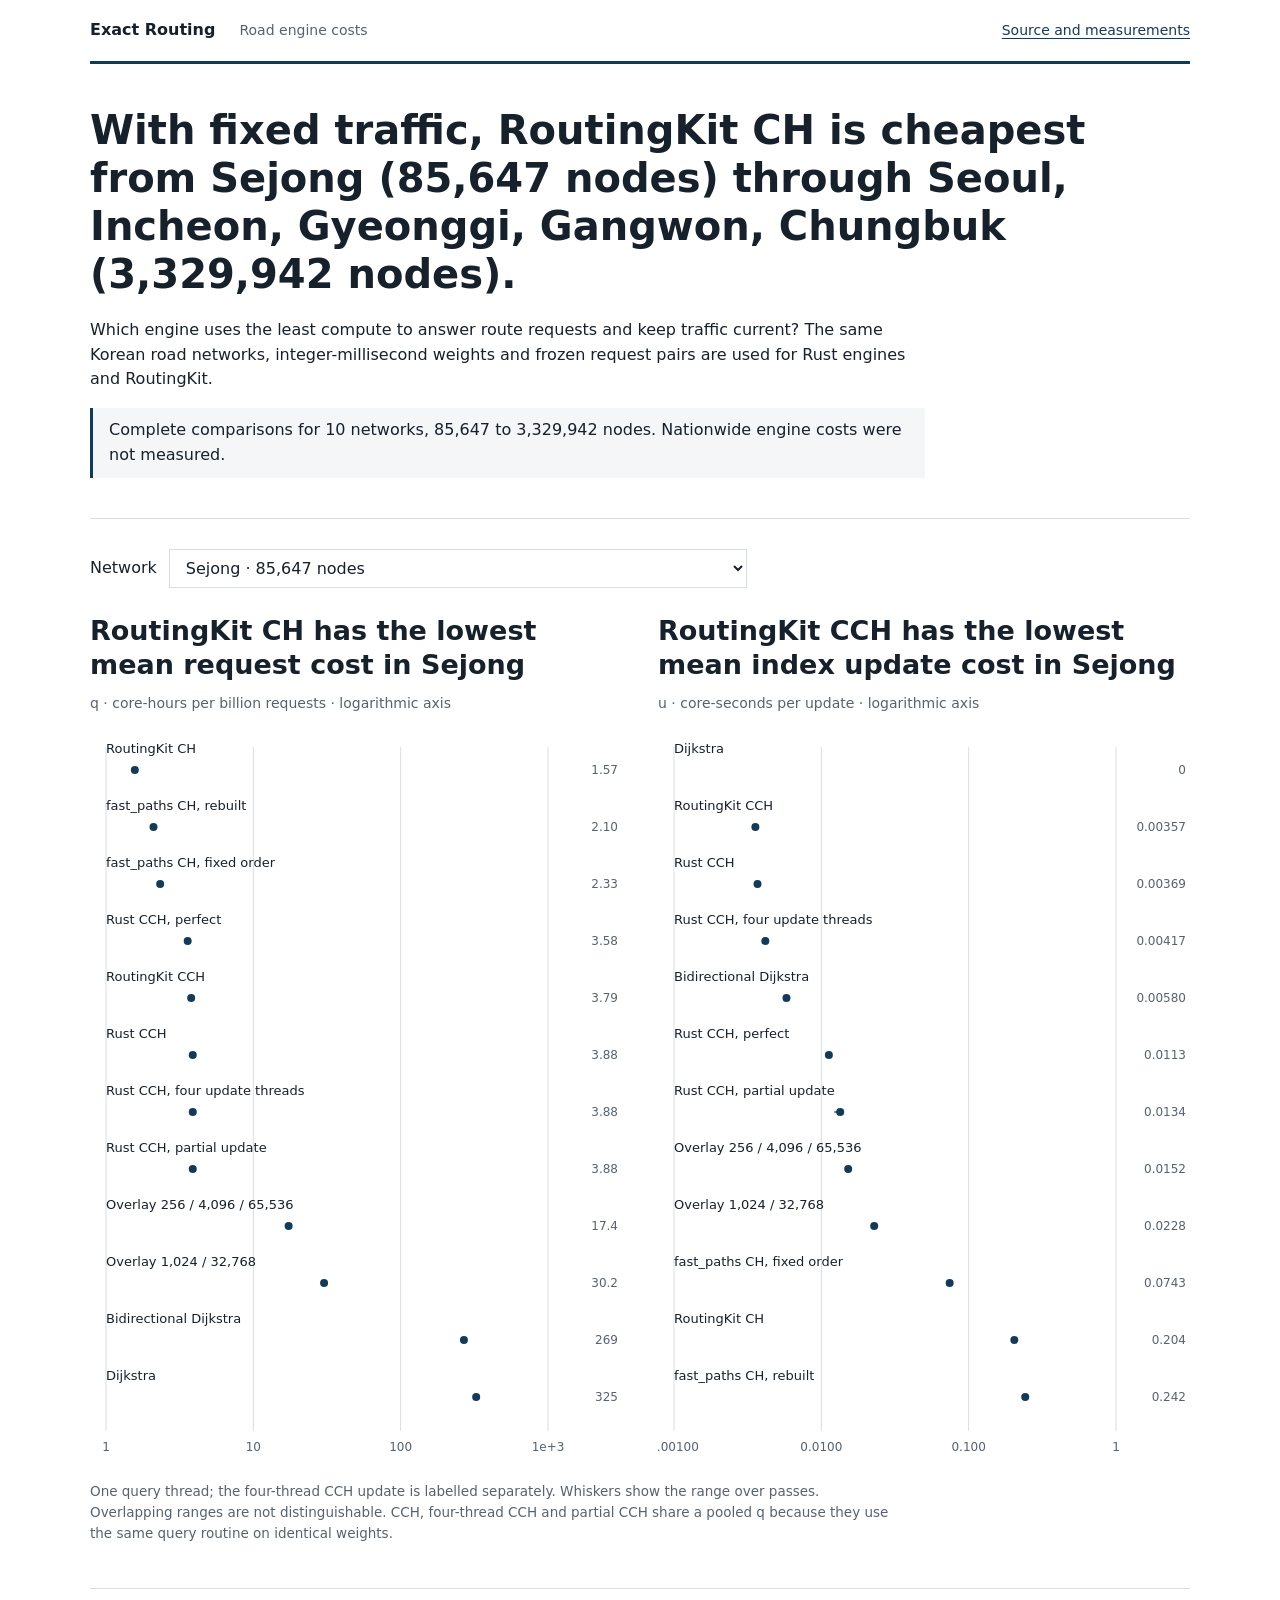
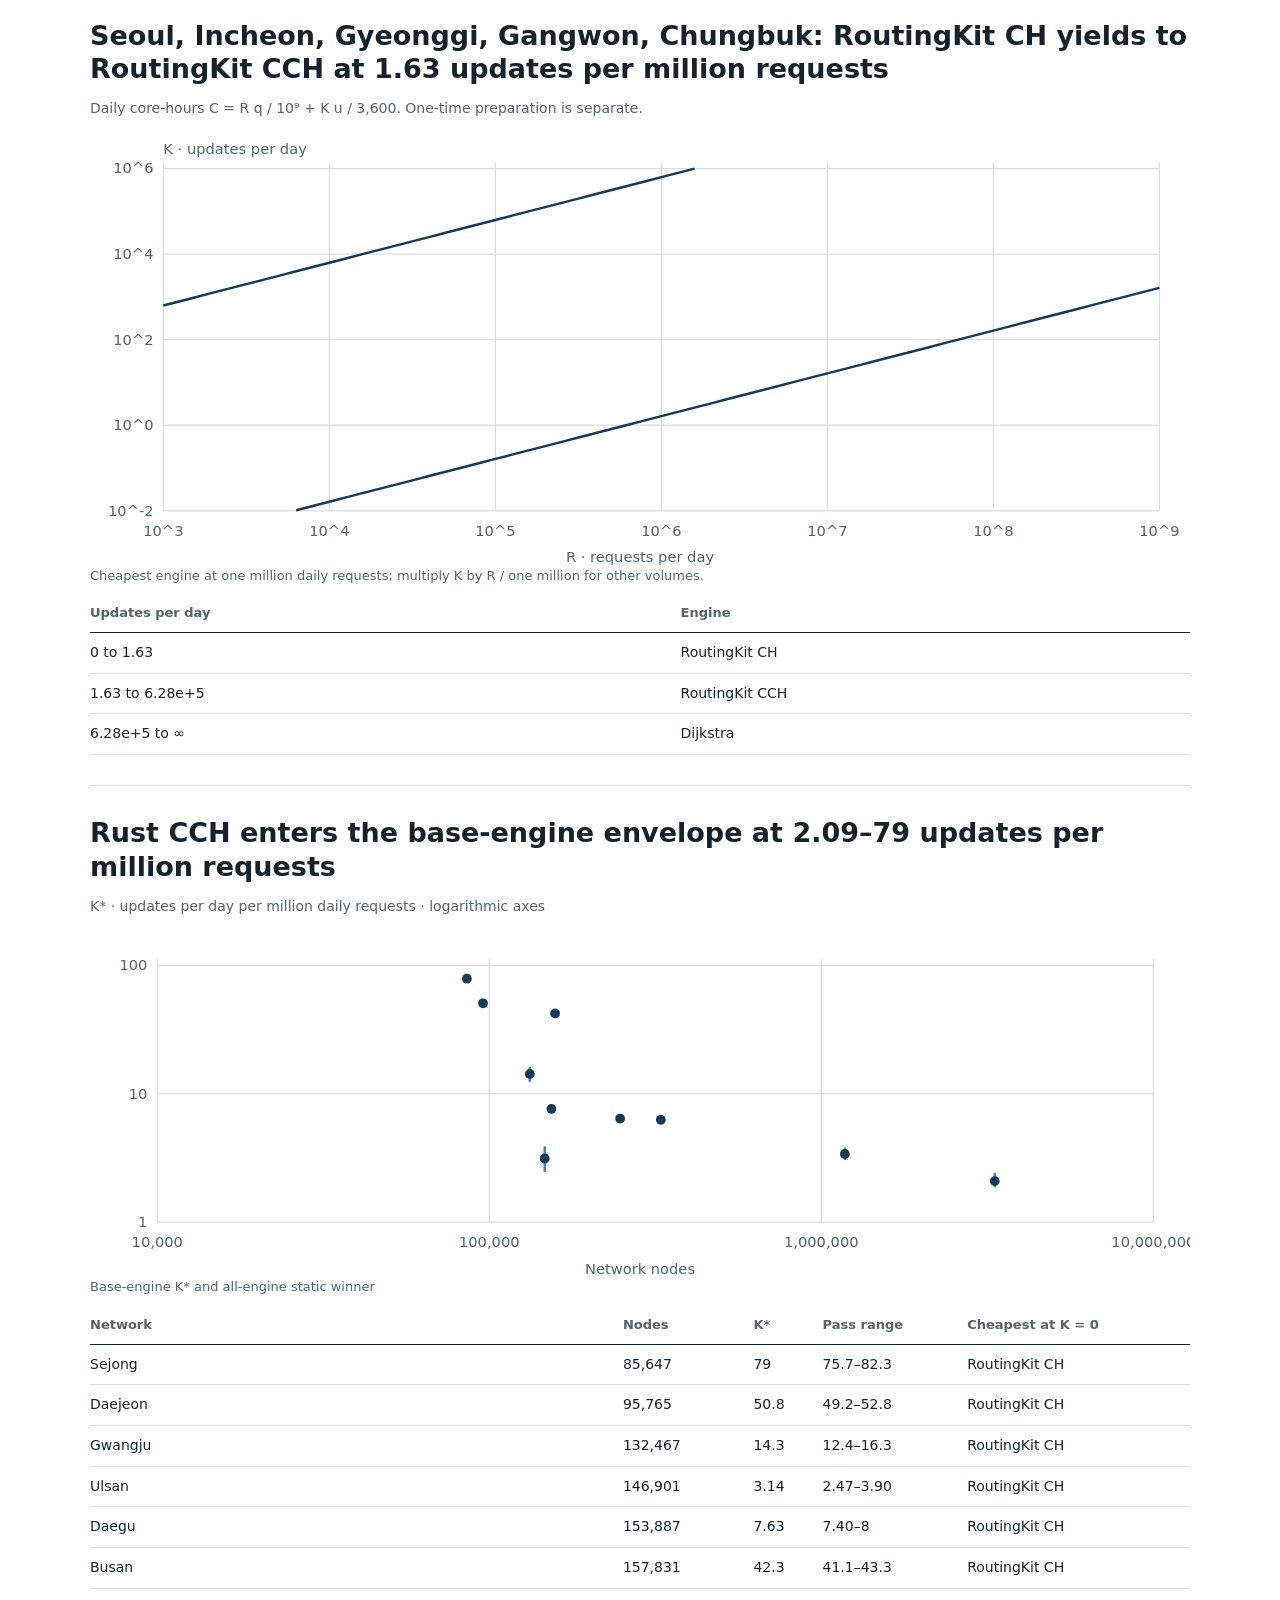
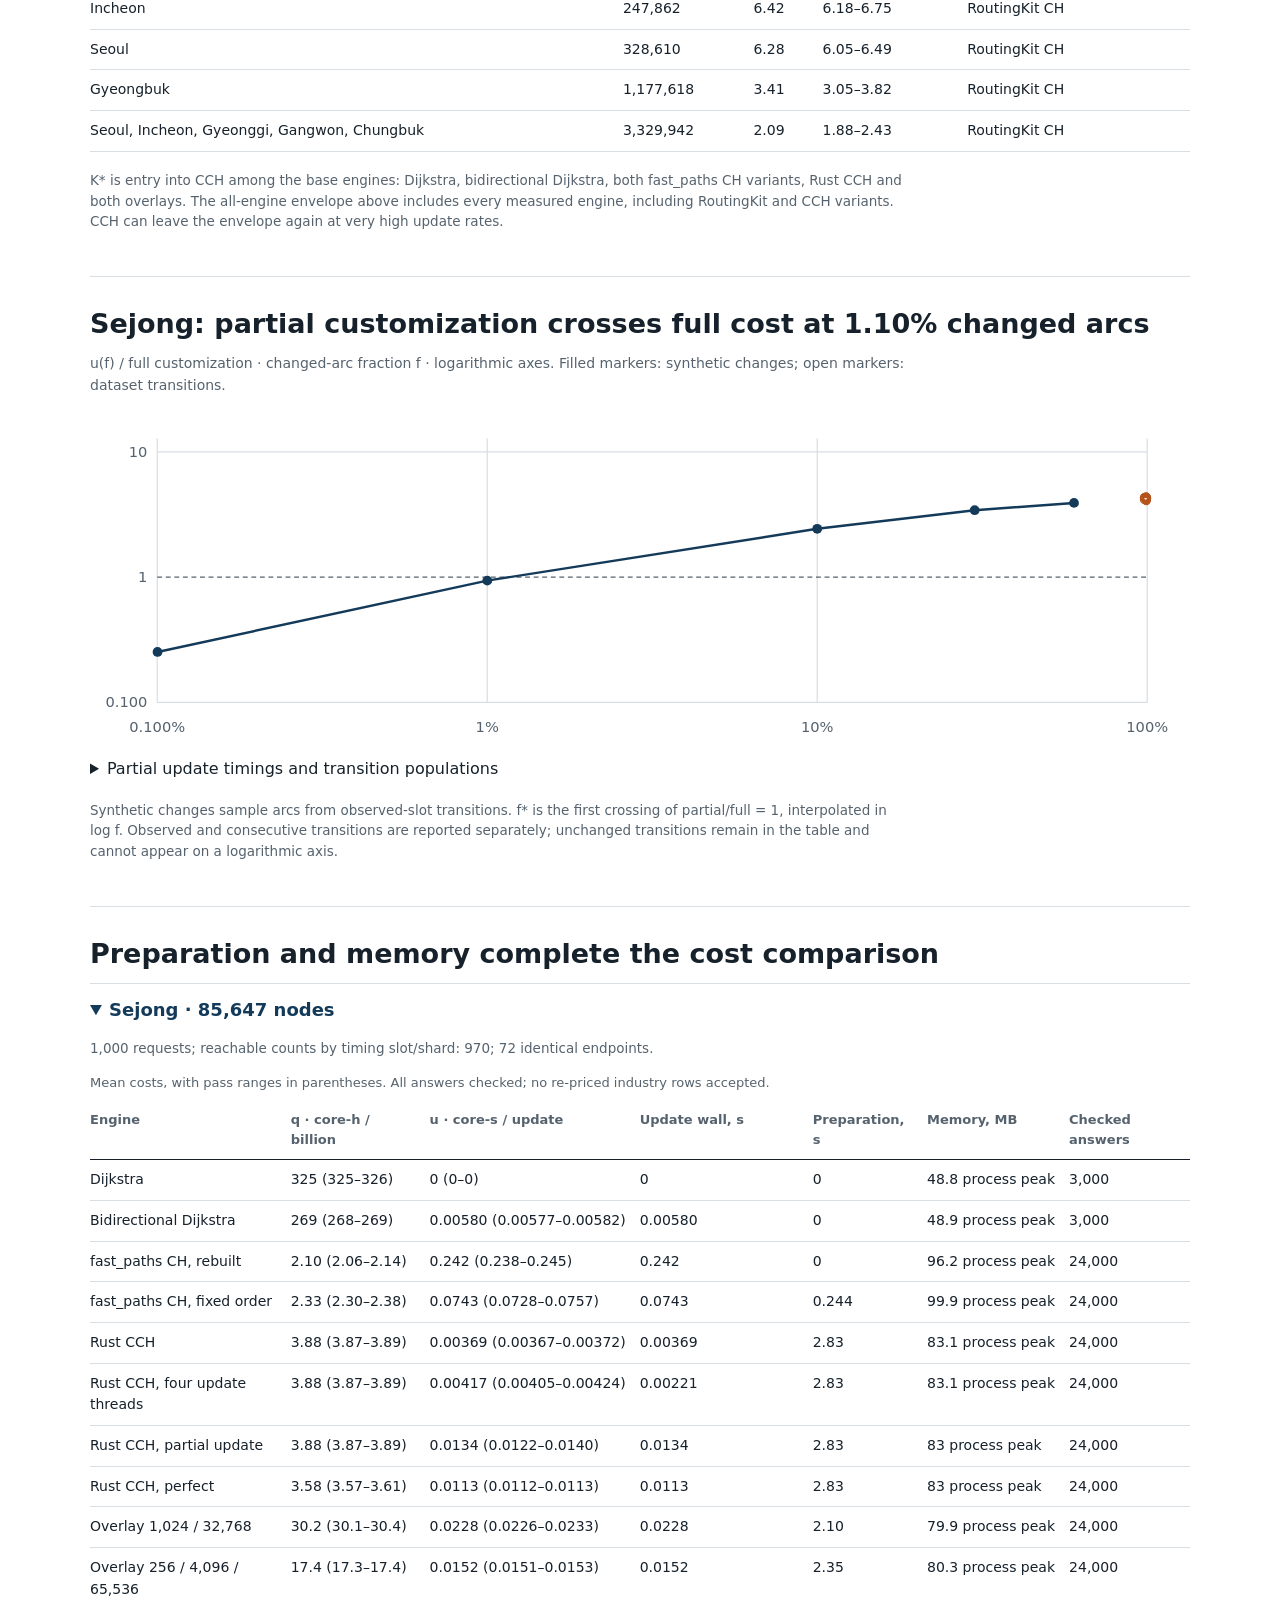
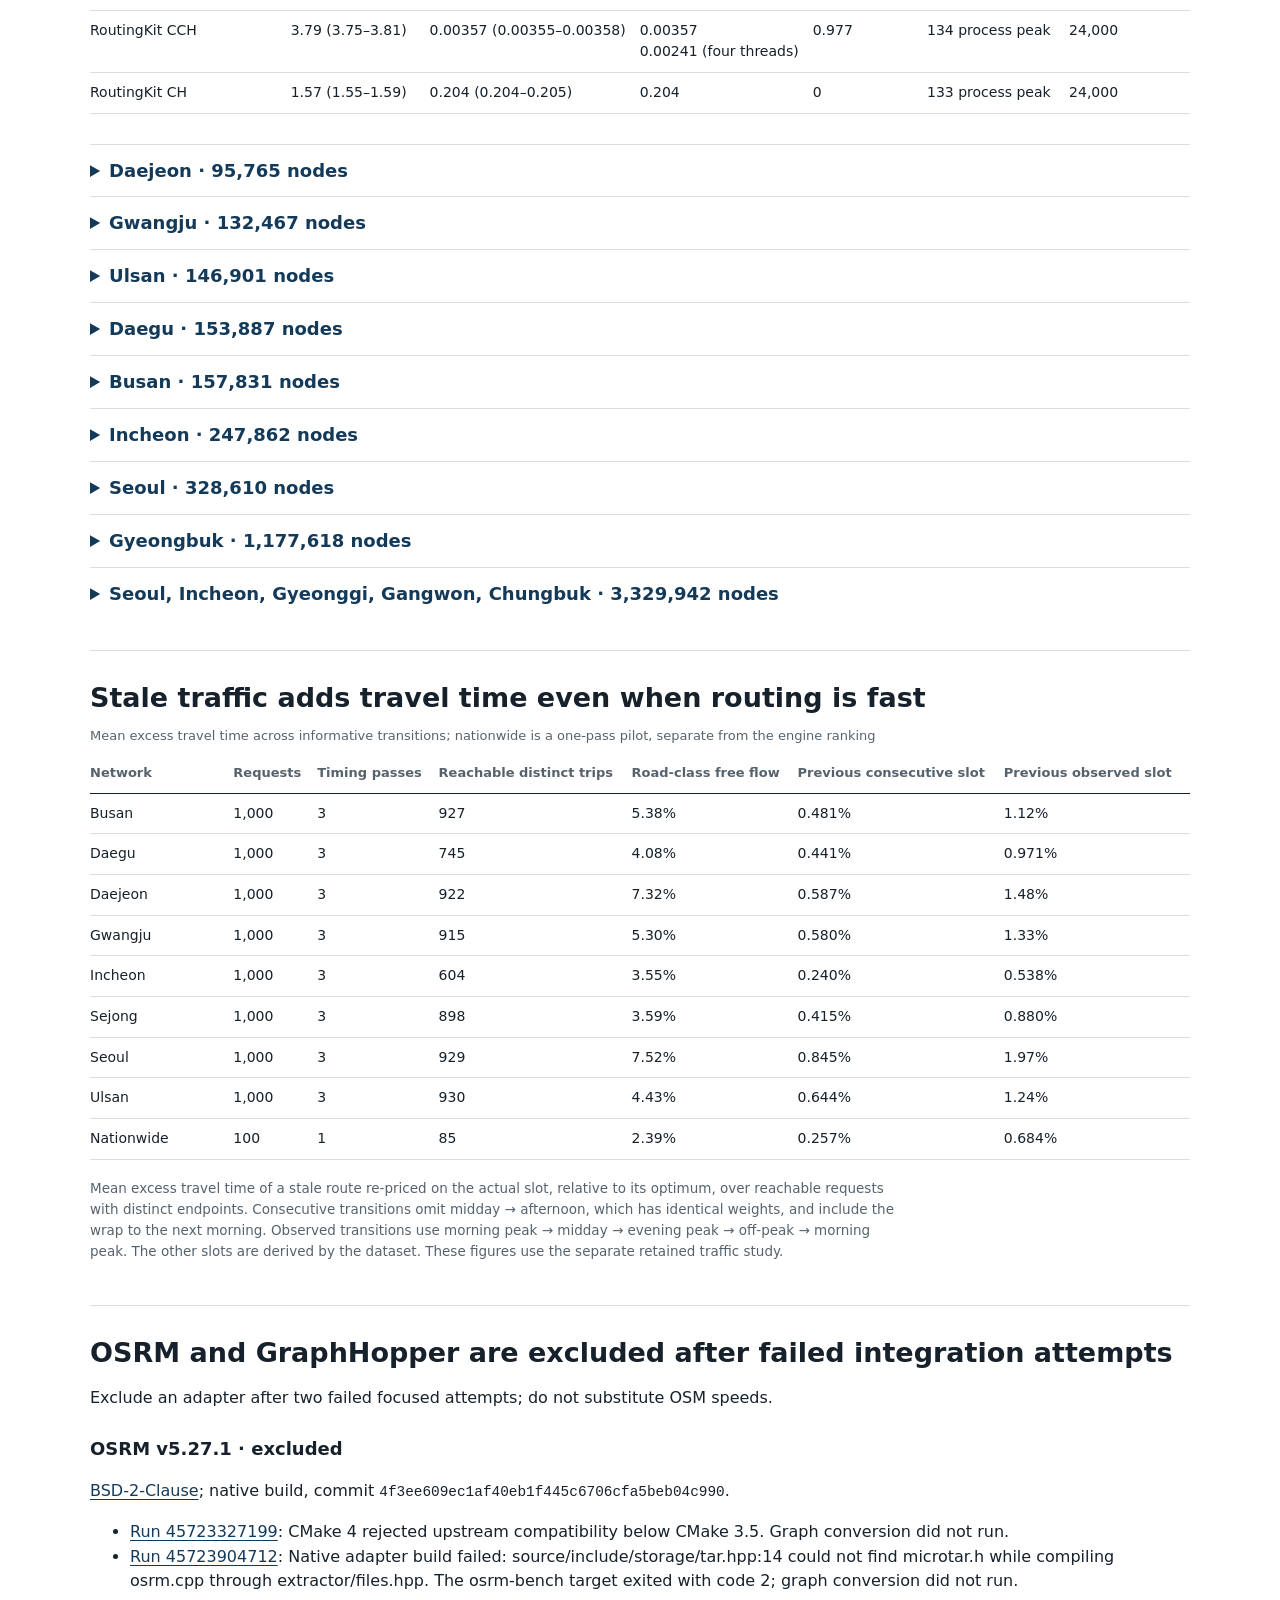
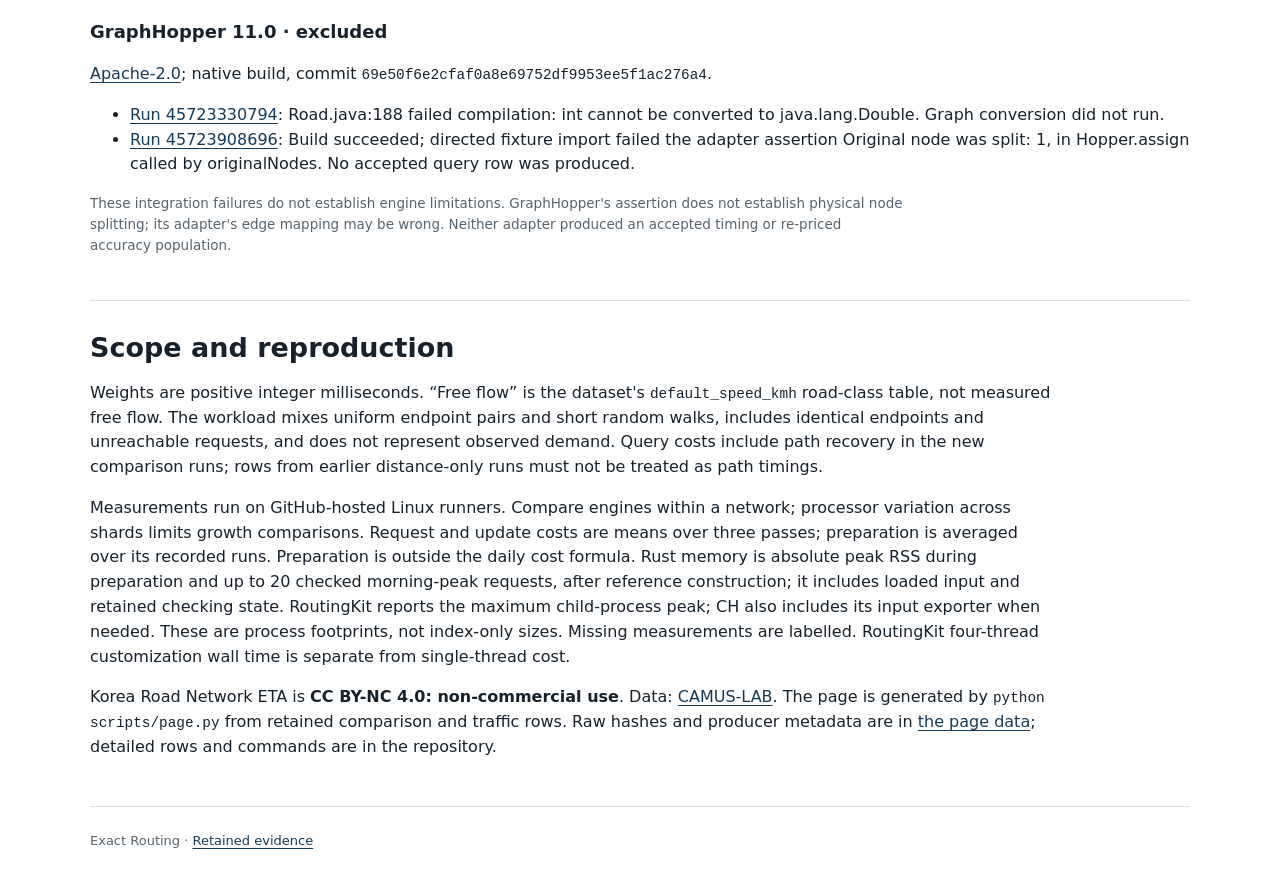
<file: site/index.html>
<!doctype html>
<html lang="en">
<head>
<meta charset="utf-8">
<meta name="viewport" content="width=device-width,initial-scale=1">
<title>Exact Routing: road engine costs</title>
<meta name="description" content="Rust and RoutingKit road engines: requests, traffic updates, preparation and memory on Korean networks.">
<link rel="icon" href="data:image/svg+xml,%3Csvg xmlns='http://www.w3.org/2000/svg' viewBox='0 0 32 32'%3E%3Crect width='32' height='32' rx='6' fill='%23143a5a'/%3E%3Cpath d='M7 24V8h6l6 8 6-8' fill='none' stroke='white' stroke-width='3'/%3E%3C/svg%3E">
<link rel="stylesheet" href="style.css">
<script defer src="data.js"></script><script defer src="app.js"></script>
</head>
<body>
<a class="skip" href="#comparison">Skip to comparison</a>
<header class="wrap mast"><a href="./">Exact Routing</a><span>Road engine costs</span><a href="https://github.com/symonyeal/Exact-Routing">Source and measurements</a></header>
<main class="wrap">
<section class="lead">
  <h1 id="answer">The city-to-nation ranking awaits complete measurements</h1>
  <p>Which engine uses the least compute to answer route requests and keep traffic current? The same Korean road networks, integer-millisecond weights and frozen request pairs are used for Rust engines and RoutingKit.</p>
  <p id="coverage" class="status"></p>
</section>
<section id="comparison">
  <div class="controls"><label for="size">Network</label><select id="size" disabled><option>Measurements pending</option></select></div>
  <div class="pair">
    <section><h2 id="q-title">Request costs depend on the engine and network</h2><p class="unit">q · core-hours per billion requests · logarithmic axis</p><div id="q-chart" class="chart"></div></section>
    <section><h2 id="u-title">Traffic updates trade query work for index work</h2><p class="unit">u · core-seconds per update · logarithmic axis</p><div id="u-chart" class="chart"></div></section>
  </div>
  <p class="note">One query thread; the four-thread CCH update is labelled separately. Whiskers show the range over passes. Overlapping ranges are not distinguishable. CCH, four-thread CCH and partial CCH share a pooled q because they use the same query routine on identical weights.</p>
</section>
<section>
  <h2 id="nation-title">The winner depends on requests and updates</h2>
  <p class="unit">Daily core-hours C = R q / 10⁹ + K u / 3,600. One-time preparation is separate.</p>
  <div id="nation-chart" class="chart"></div><div id="nation-boundaries"></div>
</section>
<section>
  <h2 id="k-title">CCH's cost boundary awaits comparison measurements</h2>
  <p class="unit">K* · updates per day per million daily requests · logarithmic axes</p>
  <div id="k-chart" class="chart"></div><div id="k-table" class="scroll"></div>
  <p class="note">K* is entry into CCH among the base engines: Dijkstra, bidirectional Dijkstra, both fast_paths CH variants, Rust CCH and both overlays. The all-engine envelope above includes every measured engine, including RoutingKit and CCH variants. CCH can leave the envelope again at very high update rates.</p>
</section>
<section>
  <h2 id="partial-title">Partial updates help only when few arc weights change</h2>
  <p class="unit">u(f) / full customization · changed-arc fraction f · logarithmic axes. Filled markers: synthetic changes; open markers: dataset transitions.</p>
  <div id="partial-chart" class="chart"></div><div id="partial-table" class="scroll"></div>
  <p class="note">Synthetic changes sample arcs from observed-slot transitions. f* is the first crossing of partial/full = 1, interpolated in log f. Observed and consecutive transitions are reported separately; unchanged transitions remain in the table and cannot appear on a logarithmic axis.</p>
</section>
<section><h2>Preparation and memory complete the cost comparison</h2><div id="engine-tables"></div></section>
<section><h2>Stale traffic adds travel time even when routing is fast</h2><div id="regret-table" class="scroll"></div>
  <p class="note">Mean excess travel time of a stale route re-priced on the actual slot, relative to its optimum, over reachable requests with distinct endpoints. Consecutive transitions omit midday → afternoon, which has identical weights, and include the wrap to the next morning. Observed transitions use morning peak → midday → evening peak → off-peak → morning peak. The other slots are derived by the dataset. These figures use the separate retained traffic study.</p>
</section>
<section><h2>OSRM and GraphHopper are excluded after failed integration attempts</h2><div id="exclusions"></div></section>
<section class="method"><h2>Scope and reproduction</h2>
  <p>Weights are positive integer milliseconds. “Free flow” is the dataset's <code>default_speed_kmh</code> road-class table, not measured free flow. The workload mixes uniform endpoint pairs and short random walks, includes identical endpoints and unreachable requests, and does not represent observed demand. Query costs include path recovery in the new comparison runs; rows from earlier distance-only runs must not be treated as path timings.</p>
  <p>Measurements run on GitHub-hosted Linux runners. Compare engines within a network; processor variation across shards limits growth comparisons. Request and update costs are means over three passes; preparation is averaged over its recorded runs. Preparation is outside the daily cost formula. Rust memory is absolute peak RSS during preparation and up to 20 checked morning-peak requests, after reference construction; it includes loaded input and retained checking state. RoutingKit reports the maximum child-process peak; CH also includes its input exporter when needed. These are process footprints, not index-only sizes. Missing measurements are labelled. RoutingKit four-thread customization wall time is separate from single-thread cost.</p>
  <p>Korea Road Network ETA is <strong>CC BY-NC 4.0: non-commercial use</strong>. Data: <a href="https://huggingface.co/datasets/CAMUS-LAB/data-road_network_eta">CAMUS-LAB</a>. The page is generated by <code>python scripts/page.py</code> from retained comparison and traffic rows. Raw hashes and producer metadata are in <a href="data.js">the page data</a>; detailed rows and commands are in the repository.</p>
</section>
</main>
<footer class="wrap">Exact Routing · <a href="https://github.com/symonyeal/Exact-Routing/tree/main/results">Retained evidence</a></footer>
</body>
</html>
</file>
<file: site/style.css>
:root { --bg:#fff; --ink:#16212b; --muted:#56636e; --rule:#d9dee3; --accent:#143a5a; --accent-2:#4f7da6; --panel:#f4f6f8; --warn:#b5541c; color-scheme:light; }
@media(prefers-color-scheme:dark) { :root { --bg:#11171d; --ink:#e6eaee; --muted:#9aa6b1; --rule:#2a333c; --accent:#8db8e0; --accent-2:#5f8fbb; --panel:#182029; --warn:#e08a52; color-scheme:dark; } }
* { box-sizing:border-box; }
body { margin:0; background:var(--bg); color:var(--ink); font:16px/1.55 "Segoe UI",system-ui,sans-serif; }
.wrap { width:min(1100px,100% - 32px); margin-inline:auto; }
a { color:var(--accent); text-underline-offset:3px; overflow-wrap:anywhere; }
a:focus-visible,select:focus-visible,summary:focus-visible { outline:2px solid var(--accent); outline-offset:3px; }
.skip { position:absolute; left:-999px; }.skip:focus { left:12px; top:12px; background:var(--bg); padding:8px; z-index:2; }
.mast { display:flex; flex-wrap:wrap; gap:8px 24px; align-items:baseline; padding:18px 0; border-bottom:3px solid var(--accent); font-size:14px; }
.mast a:first-child { font-weight:700; color:var(--ink); text-decoration:none; font-size:16px; }.mast a:last-child { margin-left:auto; }
.mast span,.unit,.note,footer { color:var(--muted); }
.lead { padding:42px 0 24px; }.lead p { max-width:82ch; }.status { border-left:3px solid var(--accent); padding:10px 16px; background:var(--panel); }
h1 { font-size:clamp(28px,3.4vw,40px); line-height:1.2; font-weight:650; margin:0 0 20px; max-width:1000px; }
h2 { font-size:clamp(21px,2.3vw,27px); line-height:1.25; font-weight:650; margin:0 0 12px; }
h3 { font-size:18px; margin:24px 0 8px; }
main>section { padding:30px 0; border-bottom:1px solid var(--rule); }
.pair { display:grid; grid-template-columns:1fr 1fr; gap:36px; }.pair h2 { min-height:2.5em; }
.unit { font-size:14px; margin:0 0 18px; }.note { font-size:13.5px; max-width:95ch; margin:14px 0; }
.controls { display:flex; gap:12px; align-items:center; margin-bottom:26px; flex-wrap:wrap; }
select { max-width:100%; padding:8px 12px; font:inherit; border:1px solid var(--rule); color:var(--ink); background:var(--bg); }
.chart { width:100%; min-width:0; }.chart svg { display:block; width:100%; height:auto; overflow:hidden; }
svg text { fill:var(--ink); font:13px "Segoe UI",system-ui,sans-serif; }svg .small { fill:var(--muted); font-size:12px; }
svg .grid { stroke:var(--rule); stroke-width:1; }svg .dot { fill:var(--accent); }svg .range { stroke:var(--accent-2); stroke-width:2; }
svg .line { fill:none; stroke:var(--accent); stroke-width:2; }svg .ref { stroke:var(--muted); stroke-dasharray:4 3; }svg .region { fill:var(--accent-2); fill-opacity:.14; }
.pending { color:var(--muted); padding:18px; background:var(--panel); }
.scroll { overflow-x:auto; max-width:100%; margin-bottom:18px; }
table { border-collapse:collapse; width:100%; font-size:14px; font-variant-numeric:tabular-nums; }
caption { text-align:left; color:var(--muted); font-size:13px; padding:0 0 8px; }
th { color:var(--muted); font-size:13px; text-align:left; border-bottom:1px solid var(--ink); }
th,td { padding:9px 14px 9px 0; vertical-align:top; }td { border-bottom:1px solid var(--rule); }td:first-child { min-width:140px; }
.engine-table td:not(:first-child) { white-space:nowrap; }.engine-table { min-width:820px; }
#engine-tables details { border-top:1px solid var(--rule); padding:12px 0; }
#engine-tables summary { cursor:pointer; font-size:18px; font-weight:600; color:var(--accent); }
#engine-tables details[open] summary { margin-bottom:14px; }
code { font:0.9em ui-monospace,Consolas,monospace; overflow-wrap:anywhere; }p { max-width:95ch; }
footer { padding:24px 0 36px; font-size:13px; }
@media(max-width:800px) { .pair { grid-template-columns:1fr; gap:24px; }.pair h2 { min-height:0; } }
@media(max-width:500px) { .mast a:last-child { margin-left:0; }.lead { padding-top:28px; }th,td { padding-right:10px; }.controls { align-items:flex-start; flex-direction:column; } }
</file>
